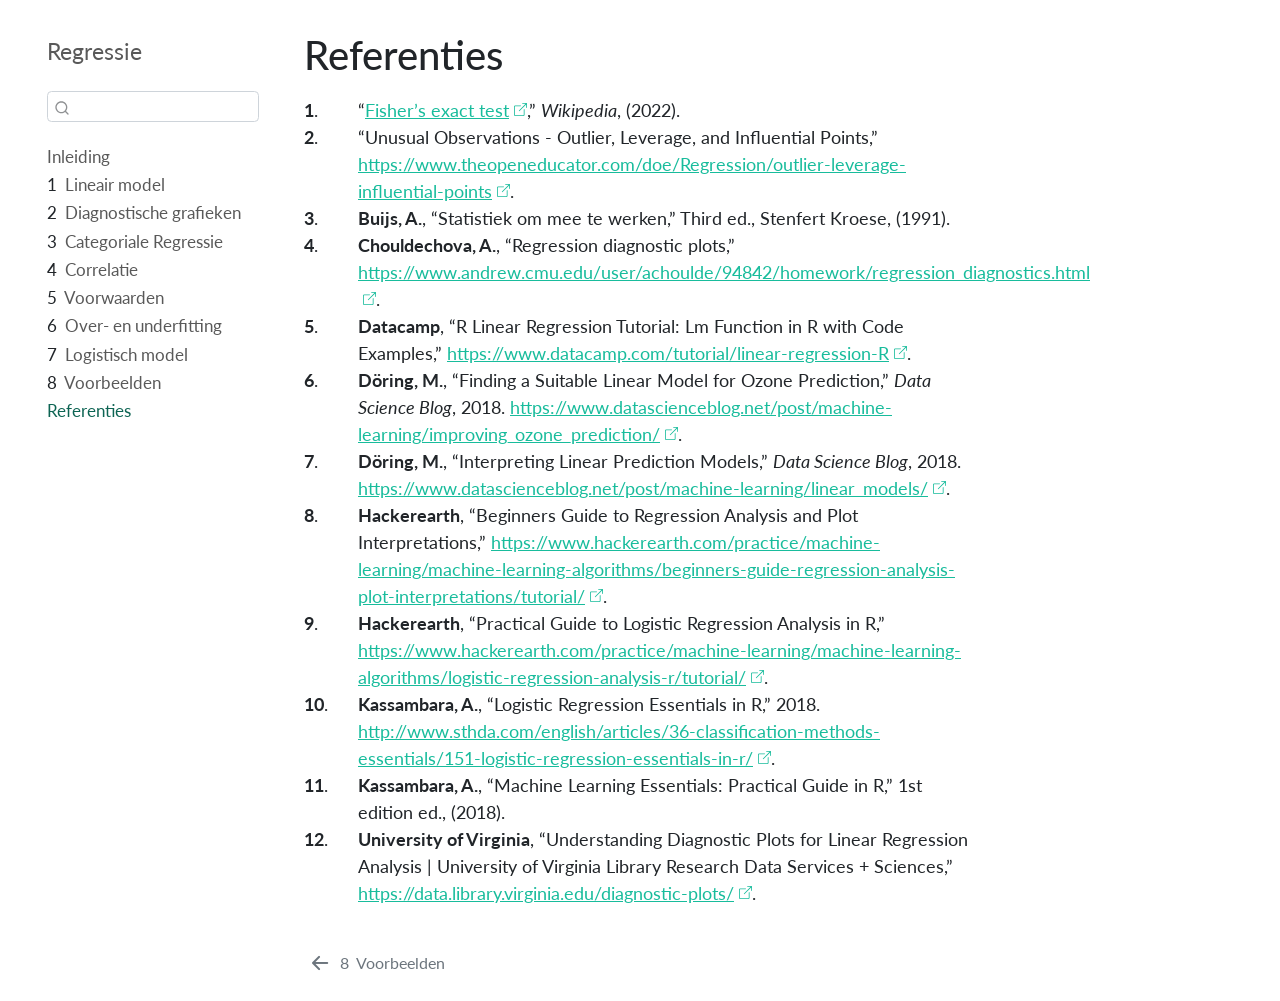
<file: referenties.html>
<!DOCTYPE html>
<html xmlns="http://www.w3.org/1999/xhtml" lang="nl" xml:lang="nl"><head>

<meta charset="utf-8">
<meta name="generator" content="quarto-1.2.280">

<meta name="viewport" content="width=device-width, initial-scale=1.0, user-scalable=yes">

<meta name="description" content="Regressie-analyse met R.">

<title>Regressie - Referenties</title>
<style>
code{white-space: pre-wrap;}
span.smallcaps{font-variant: small-caps;}
div.columns{display: flex; gap: min(4vw, 1.5em);}
div.column{flex: auto; overflow-x: auto;}
div.hanging-indent{margin-left: 1.5em; text-indent: -1.5em;}
ul.task-list{list-style: none;}
ul.task-list li input[type="checkbox"] {
  width: 0.8em;
  margin: 0 0.8em 0.2em -1.6em;
  vertical-align: middle;
}
div.csl-bib-body { }
div.csl-entry {
  clear: both;
}
.hanging div.csl-entry {
  margin-left:2em;
  text-indent:-2em;
}
div.csl-left-margin {
  min-width:2em;
  float:left;
}
div.csl-right-inline {
  margin-left:2em;
  padding-left:1em;
}
div.csl-indent {
  margin-left: 2em;
}
</style>


<script src="site_libs/quarto-nav/quarto-nav.js"></script>
<script src="site_libs/quarto-nav/headroom.min.js"></script>
<script src="site_libs/clipboard/clipboard.min.js"></script>
<script src="site_libs/quarto-search/autocomplete.umd.js"></script>
<script src="site_libs/quarto-search/fuse.min.js"></script>
<script src="site_libs/quarto-search/quarto-search.js"></script>
<meta name="quarto:offset" content="./">
<link href="./voorbeelden.html" rel="prev">
<script src="site_libs/quarto-html/quarto.js"></script>
<script src="site_libs/quarto-html/popper.min.js"></script>
<script src="site_libs/quarto-html/tippy.umd.min.js"></script>
<script src="site_libs/quarto-html/anchor.min.js"></script>
<link href="site_libs/quarto-html/tippy.css" rel="stylesheet">
<link href="site_libs/quarto-html/quarto-syntax-highlighting.css" rel="stylesheet" id="quarto-text-highlighting-styles">
<script src="site_libs/bootstrap/bootstrap.min.js"></script>
<link href="site_libs/bootstrap/bootstrap-icons.css" rel="stylesheet">
<link href="site_libs/bootstrap/bootstrap.min.css" rel="stylesheet" id="quarto-bootstrap" data-mode="light">
<script id="quarto-search-options" type="application/json">{
  "location": "sidebar",
  "copy-button": false,
  "collapse-after": 3,
  "panel-placement": "start",
  "type": "textbox",
  "limit": 20,
  "language": {
    "search-no-results-text": "Geen resultaten",
    "search-matching-documents-text": "Gevonden documenten",
    "search-copy-link-title": "Kopieer link om te zoeken",
    "search-hide-matches-text": "Extra overeenkomsten verbergen",
    "search-more-match-text": "meer overeenkomst in dit document",
    "search-more-matches-text": "meer overeenkomsten in dit document",
    "search-clear-button-title": "Wissen",
    "search-detached-cancel-button-title": "Annuleren",
    "search-submit-button-title": "Verzenden"
  }
}</script>


</head>

<body class="nav-sidebar floating">

<div id="quarto-search-results"></div>
  <header id="quarto-header" class="headroom fixed-top">
  <nav class="quarto-secondary-nav" data-bs-toggle="collapse" data-bs-target="#quarto-sidebar" aria-controls="quarto-sidebar" aria-expanded="false" aria-label="Toggle sidebar navigation" onclick="if (window.quartoToggleHeadroom) { window.quartoToggleHeadroom(); }">
    <div class="container-fluid d-flex justify-content-between">
      <h1 class="quarto-secondary-nav-title">Referenties</h1>
      <button type="button" class="quarto-btn-toggle btn" aria-label="Show secondary navigation">
        <i class="bi bi-chevron-right"></i>
      </button>
    </div>
  </nav>
</header>
<!-- content -->
<div id="quarto-content" class="quarto-container page-columns page-rows-contents page-layout-article">
<!-- sidebar -->
  <nav id="quarto-sidebar" class="sidebar collapse sidebar-navigation floating overflow-auto">
    <div class="pt-lg-2 mt-2 text-left sidebar-header">
    <div class="sidebar-title mb-0 py-0">
      <a href="./">Regressie</a> 
    </div>
      </div>
      <div class="mt-2 flex-shrink-0 align-items-center">
        <div class="sidebar-search">
        <div id="quarto-search" class="" title="Search"></div>
        </div>
      </div>
    <div class="sidebar-menu-container"> 
    <ul class="list-unstyled mt-1">
        <li class="sidebar-item">
  <div class="sidebar-item-container"> 
  <a href="./index.html" class="sidebar-item-text sidebar-link">Inleiding</a>
  </div>
</li>
        <li class="sidebar-item">
  <div class="sidebar-item-container"> 
  <a href="./linmodel.html" class="sidebar-item-text sidebar-link"><span class="chapter-number">1</span>&nbsp; <span class="chapter-title">Lineair model</span></a>
  </div>
</li>
        <li class="sidebar-item">
  <div class="sidebar-item-container"> 
  <a href="./diagnoses.html" class="sidebar-item-text sidebar-link"><span class="chapter-number">2</span>&nbsp; <span class="chapter-title">Diagnostische grafieken</span></a>
  </div>
</li>
        <li class="sidebar-item">
  <div class="sidebar-item-container"> 
  <a href="./catregressie.html" class="sidebar-item-text sidebar-link"><span class="chapter-number">3</span>&nbsp; <span class="chapter-title">Categoriale Regressie</span></a>
  </div>
</li>
        <li class="sidebar-item">
  <div class="sidebar-item-container"> 
  <a href="./correlatie.html" class="sidebar-item-text sidebar-link"><span class="chapter-number">4</span>&nbsp; <span class="chapter-title">Correlatie</span></a>
  </div>
</li>
        <li class="sidebar-item">
  <div class="sidebar-item-container"> 
  <a href="./voorwaarden.html" class="sidebar-item-text sidebar-link"><span class="chapter-number">5</span>&nbsp; <span class="chapter-title">Voorwaarden</span></a>
  </div>
</li>
        <li class="sidebar-item">
  <div class="sidebar-item-container"> 
  <a href="./overfitting.html" class="sidebar-item-text sidebar-link"><span class="chapter-number">6</span>&nbsp; <span class="chapter-title">Over- en underfitting</span></a>
  </div>
</li>
        <li class="sidebar-item">
  <div class="sidebar-item-container"> 
  <a href="./logitmodel.html" class="sidebar-item-text sidebar-link"><span class="chapter-number">7</span>&nbsp; <span class="chapter-title">Logistisch model</span></a>
  </div>
</li>
        <li class="sidebar-item">
  <div class="sidebar-item-container"> 
  <a href="./voorbeelden.html" class="sidebar-item-text sidebar-link"><span class="chapter-number">8</span>&nbsp; <span class="chapter-title">Voorbeelden</span></a>
  </div>
</li>
        <li class="sidebar-item">
  <div class="sidebar-item-container"> 
  <a href="./referenties.html" class="sidebar-item-text sidebar-link active">Referenties</a>
  </div>
</li>
    </ul>
    </div>
</nav>
<!-- margin-sidebar -->
    <div id="quarto-margin-sidebar" class="sidebar margin-sidebar">
        
    </div>
<!-- main -->
<main class="content" id="quarto-document-content">

<header id="title-block-header" class="quarto-title-block default">
<div class="quarto-title">
<h1 class="title d-none d-lg-block">Referenties</h1>
</div>



<div class="quarto-title-meta">

    
  
    
  </div>
  

</header>

<div id="refs" class="references csl-bib-body" role="doc-bibliography">
<div id="ref-FisherExactTest2022" class="csl-entry" role="doc-biblioentry">
<div class="csl-left-margin"><strong>1</strong>. </div><div class="csl-right-inline"><span>“<a href="https://en.wikipedia.org/w/index.php?title=Fisher%27s_exact_test&amp;oldid=1117572309">Fisher’s
exact test</a>,”</span> <em>Wikipedia</em>, (2022).</div>
</div>
<div id="ref-UnusualObservationsOutlier" class="csl-entry" role="doc-biblioentry">
<div class="csl-left-margin"><strong>2</strong>. </div><div class="csl-right-inline"><span>“<span>Unusual Observations - Outlier,
Leverage, and Influential Points</span>,”</span> <a href="https://www.theopeneducator.com/doe/Regression/outlier-leverage-influential-points">https://www.theopeneducator.com/doe/Regression/outlier-leverage-influential-points</a>.</div>
</div>
<div id="ref-buijsStatistiekOmMee1991" class="csl-entry" role="doc-biblioentry">
<div class="csl-left-margin"><strong>3</strong>. </div><div class="csl-right-inline"><strong>Buijs, A.</strong>,
<span>“<span>Statistiek om mee te werken</span>,”</span> Third ed.,
<span>Stenfert Kroese</span>, (1991).</div>
</div>
<div id="ref-chouldechovaRegressionDiagnosticPlots" class="csl-entry" role="doc-biblioentry">
<div class="csl-left-margin"><strong>4</strong>. </div><div class="csl-right-inline"><strong>Chouldechova, A.</strong>,
<span>“Regression diagnostic plots,”</span> <a href="https://www.andrew.cmu.edu/user/achoulde/94842/homework/regression_diagnostics.html">https://www.andrew.cmu.edu/user/achoulde/94842/homework/regression_diagnostics.html</a>.</div>
</div>
<div id="ref-datacampLinearRegressionTutorial" class="csl-entry" role="doc-biblioentry">
<div class="csl-left-margin"><strong>5</strong>. </div><div class="csl-right-inline"><strong>Datacamp</strong>, <span>“R
<span>Linear Regression Tutorial</span>: Lm <span>Function</span> in
<span>R</span> with <span>Code Examples</span>,”</span> <a href="https://www.datacamp.com/tutorial/linear-regression-R">https://www.datacamp.com/tutorial/linear-regression-R</a>.</div>
</div>
<div id="ref-doringFindingSuitableLinear2018" class="csl-entry" role="doc-biblioentry">
<div class="csl-left-margin"><strong>6</strong>. </div><div class="csl-right-inline"><strong>Döring, M.</strong>, <span>“Finding a
<span>Suitable Linear Model</span> for <span>Ozone
Prediction</span>,”</span> <em>Data Science Blog</em>, 2018. <a href="https://www.datascienceblog.net/post/machine-learning/improving_ozone_prediction/">https://www.datascienceblog.net/post/machine-learning/improving_ozone_prediction/</a>.</div>
</div>
<div id="ref-doringInterpretingLinearPrediction2018" class="csl-entry" role="doc-biblioentry">
<div class="csl-left-margin"><strong>7</strong>. </div><div class="csl-right-inline"><strong>Döring, M.</strong>,
<span>“Interpreting <span>Linear Prediction Models</span>,”</span>
<em>Data Science Blog</em>, 2018. <a href="https://www.datascienceblog.net/post/machine-learning/linear_models/">https://www.datascienceblog.net/post/machine-learning/linear_models/</a>.</div>
</div>
<div id="ref-hackerearthBeginnersGuideRegression" class="csl-entry" role="doc-biblioentry">
<div class="csl-left-margin"><strong>8</strong>. </div><div class="csl-right-inline"><strong>Hackerearth</strong>, <span>“Beginners
<span>Guide</span> to <span>Regression Analysis</span> and <span>Plot
Interpretations</span>,”</span> <a href="https://www.hackerearth.com/practice/machine-learning/machine-learning-algorithms/beginners-guide-regression-analysis-plot-interpretations/tutorial/">https://www.hackerearth.com/practice/machine-learning/machine-learning-algorithms/beginners-guide-regression-analysis-plot-interpretations/tutorial/</a>.</div>
</div>
<div id="ref-hackerearthPracticalGuideLogistic" class="csl-entry" role="doc-biblioentry">
<div class="csl-left-margin"><strong>9</strong>. </div><div class="csl-right-inline"><strong>Hackerearth</strong>, <span>“Practical
<span>Guide</span> to <span>Logistic Regression Analysis</span> in
<span>R</span>,”</span> <a href="https://www.hackerearth.com/practice/machine-learning/machine-learning-algorithms/logistic-regression-analysis-r/tutorial/">https://www.hackerearth.com/practice/machine-learning/machine-learning-algorithms/logistic-regression-analysis-r/tutorial/</a>.</div>
</div>
<div id="ref-kassambaraLogisticRegressionEssentials2018" class="csl-entry" role="doc-biblioentry">
<div class="csl-left-margin"><strong>10</strong>. </div><div class="csl-right-inline"><strong>Kassambara, A.</strong>,
<span>“Logistic <span>Regression Essentials</span> in
<span>R</span>,”</span> 2018. <a href="http://www.sthda.com/english/articles/36-classification-methods-essentials/151-logistic-regression-essentials-in-r/">http://www.sthda.com/english/articles/36-classification-methods-essentials/151-logistic-regression-essentials-in-r/</a>.</div>
</div>
<div id="ref-kassambaraMachineLearningEssentials2018" class="csl-entry" role="doc-biblioentry">
<div class="csl-left-margin"><strong>11</strong>. </div><div class="csl-right-inline"><strong>Kassambara, A.</strong>, <span>“Machine
<span>Learning Essentials</span>: <span>Practical Guide</span> in
<span>R</span>,”</span> 1st edition ed., (2018).</div>
</div>
<div id="ref-universityofvirginiaUnderstandingDiagnosticPlots" class="csl-entry" role="doc-biblioentry">
<div class="csl-left-margin"><strong>12</strong>. </div><div class="csl-right-inline"><strong>University of Virginia</strong>,
<span>“Understanding <span>Diagnostic Plots</span> for <span>Linear
Regression Analysis</span> | <span>University</span> of <span>Virginia
Library Research Data Services</span> + <span>Sciences</span>,”</span>
<a href="https://data.library.virginia.edu/diagnostic-plots/">https://data.library.virginia.edu/diagnostic-plots/</a>.</div>
</div>
</div>



</main> <!-- /main -->
<script id="quarto-html-after-body" type="application/javascript">
window.document.addEventListener("DOMContentLoaded", function (event) {
  const toggleBodyColorMode = (bsSheetEl) => {
    const mode = bsSheetEl.getAttribute("data-mode");
    const bodyEl = window.document.querySelector("body");
    if (mode === "dark") {
      bodyEl.classList.add("quarto-dark");
      bodyEl.classList.remove("quarto-light");
    } else {
      bodyEl.classList.add("quarto-light");
      bodyEl.classList.remove("quarto-dark");
    }
  }
  const toggleBodyColorPrimary = () => {
    const bsSheetEl = window.document.querySelector("link#quarto-bootstrap");
    if (bsSheetEl) {
      toggleBodyColorMode(bsSheetEl);
    }
  }
  toggleBodyColorPrimary();  
  const icon = "";
  const anchorJS = new window.AnchorJS();
  anchorJS.options = {
    placement: 'right',
    icon: icon
  };
  anchorJS.add('.anchored');
  const clipboard = new window.ClipboardJS('.code-copy-button', {
    target: function(trigger) {
      return trigger.previousElementSibling;
    }
  });
  clipboard.on('success', function(e) {
    // button target
    const button = e.trigger;
    // don't keep focus
    button.blur();
    // flash "checked"
    button.classList.add('code-copy-button-checked');
    var currentTitle = button.getAttribute("title");
    button.setAttribute("title", "Gekopieerd!");
    let tooltip;
    if (window.bootstrap) {
      button.setAttribute("data-bs-toggle", "tooltip");
      button.setAttribute("data-bs-placement", "left");
      button.setAttribute("data-bs-title", "Gekopieerd!");
      tooltip = new bootstrap.Tooltip(button, 
        { trigger: "manual", 
          customClass: "code-copy-button-tooltip",
          offset: [0, -8]});
      tooltip.show();    
    }
    setTimeout(function() {
      if (tooltip) {
        tooltip.hide();
        button.removeAttribute("data-bs-title");
        button.removeAttribute("data-bs-toggle");
        button.removeAttribute("data-bs-placement");
      }
      button.setAttribute("title", currentTitle);
      button.classList.remove('code-copy-button-checked');
    }, 1000);
    // clear code selection
    e.clearSelection();
  });
  function tippyHover(el, contentFn) {
    const config = {
      allowHTML: true,
      content: contentFn,
      maxWidth: 500,
      delay: 100,
      arrow: false,
      appendTo: function(el) {
          return el.parentElement;
      },
      interactive: true,
      interactiveBorder: 10,
      theme: 'quarto',
      placement: 'bottom-start'
    };
    window.tippy(el, config); 
  }
  const noterefs = window.document.querySelectorAll('a[role="doc-noteref"]');
  for (var i=0; i<noterefs.length; i++) {
    const ref = noterefs[i];
    tippyHover(ref, function() {
      // use id or data attribute instead here
      let href = ref.getAttribute('data-footnote-href') || ref.getAttribute('href');
      try { href = new URL(href).hash; } catch {}
      const id = href.replace(/^#\/?/, "");
      const note = window.document.getElementById(id);
      return note.innerHTML;
    });
  }
  const findCites = (el) => {
    const parentEl = el.parentElement;
    if (parentEl) {
      const cites = parentEl.dataset.cites;
      if (cites) {
        return {
          el,
          cites: cites.split(' ')
        };
      } else {
        return findCites(el.parentElement)
      }
    } else {
      return undefined;
    }
  };
  var bibliorefs = window.document.querySelectorAll('a[role="doc-biblioref"]');
  for (var i=0; i<bibliorefs.length; i++) {
    const ref = bibliorefs[i];
    const citeInfo = findCites(ref);
    if (citeInfo) {
      tippyHover(citeInfo.el, function() {
        var popup = window.document.createElement('div');
        citeInfo.cites.forEach(function(cite) {
          var citeDiv = window.document.createElement('div');
          citeDiv.classList.add('hanging-indent');
          citeDiv.classList.add('csl-entry');
          var biblioDiv = window.document.getElementById('ref-' + cite);
          if (biblioDiv) {
            citeDiv.innerHTML = biblioDiv.innerHTML;
          }
          popup.appendChild(citeDiv);
        });
        return popup.innerHTML;
      });
    }
  }
    var localhostRegex = new RegExp(/^(?:http|https):\/\/localhost\:?[0-9]*\//);
      var filterRegex = new RegExp('/' + window.location.host + '/');
    var isInternal = (href) => {
        return filterRegex.test(href) || localhostRegex.test(href);
    }
    // Inspect non-navigation links and adorn them if external
    var links = window.document.querySelectorAll('a:not(.nav-link):not(.navbar-brand):not(.toc-action):not(.sidebar-link):not(.sidebar-item-toggle):not(.pagination-link):not(.no-external):not([aria-hidden]):not(.dropdown-item)');
    for (var i=0; i<links.length; i++) {
      const link = links[i];
      if (!isInternal(link.href)) {
          // target, if specified
          link.setAttribute("target", "_blank");
          // default icon
          link.classList.add("external");
      }
    }
});
</script>
<nav class="page-navigation">
  <div class="nav-page nav-page-previous">
      <a href="./voorbeelden.html" class="pagination-link">
        <i class="bi bi-arrow-left-short"></i> <span class="nav-page-text"><span class="chapter-number">8</span>&nbsp; <span class="chapter-title">Voorbeelden</span></span>
      </a>          
  </div>
  <div class="nav-page nav-page-next">
  </div>
</nav>
</div> <!-- /content -->



</body></html>
</file>
<file: site_libs/quarto-html/tippy.css>
.tippy-box[data-animation=fade][data-state=hidden]{opacity:0}[data-tippy-root]{max-width:calc(100vw - 10px)}.tippy-box{position:relative;background-color:#333;color:#fff;border-radius:4px;font-size:14px;line-height:1.4;white-space:normal;outline:0;transition-property:transform,visibility,opacity}.tippy-box[data-placement^=top]>.tippy-arrow{bottom:0}.tippy-box[data-placement^=top]>.tippy-arrow:before{bottom:-7px;left:0;border-width:8px 8px 0;border-top-color:initial;transform-origin:center top}.tippy-box[data-placement^=bottom]>.tippy-arrow{top:0}.tippy-box[data-placement^=bottom]>.tippy-arrow:before{top:-7px;left:0;border-width:0 8px 8px;border-bottom-color:initial;transform-origin:center bottom}.tippy-box[data-placement^=left]>.tippy-arrow{right:0}.tippy-box[data-placement^=left]>.tippy-arrow:before{border-width:8px 0 8px 8px;border-left-color:initial;right:-7px;transform-origin:center left}.tippy-box[data-placement^=right]>.tippy-arrow{left:0}.tippy-box[data-placement^=right]>.tippy-arrow:before{left:-7px;border-width:8px 8px 8px 0;border-right-color:initial;transform-origin:center right}.tippy-box[data-inertia][data-state=visible]{transition-timing-function:cubic-bezier(.54,1.5,.38,1.11)}.tippy-arrow{width:16px;height:16px;color:#333}.tippy-arrow:before{content:"";position:absolute;border-color:transparent;border-style:solid}.tippy-content{position:relative;padding:5px 9px;z-index:1}
</file>
<file: site_libs/quarto-html/quarto-syntax-highlighting.css>
/* quarto syntax highlight colors */
:root {
  --quarto-hl-ot-color: #003B4F;
  --quarto-hl-at-color: #657422;
  --quarto-hl-ss-color: #20794D;
  --quarto-hl-an-color: #5E5E5E;
  --quarto-hl-fu-color: #4758AB;
  --quarto-hl-st-color: #20794D;
  --quarto-hl-cf-color: #003B4F;
  --quarto-hl-op-color: #5E5E5E;
  --quarto-hl-er-color: #AD0000;
  --quarto-hl-bn-color: #AD0000;
  --quarto-hl-al-color: #AD0000;
  --quarto-hl-va-color: #111111;
  --quarto-hl-bu-color: inherit;
  --quarto-hl-ex-color: inherit;
  --quarto-hl-pp-color: #AD0000;
  --quarto-hl-in-color: #5E5E5E;
  --quarto-hl-vs-color: #20794D;
  --quarto-hl-wa-color: #5E5E5E;
  --quarto-hl-do-color: #5E5E5E;
  --quarto-hl-im-color: #00769E;
  --quarto-hl-ch-color: #20794D;
  --quarto-hl-dt-color: #AD0000;
  --quarto-hl-fl-color: #AD0000;
  --quarto-hl-co-color: #5E5E5E;
  --quarto-hl-cv-color: #5E5E5E;
  --quarto-hl-cn-color: #8f5902;
  --quarto-hl-sc-color: #5E5E5E;
  --quarto-hl-dv-color: #AD0000;
  --quarto-hl-kw-color: #003B4F;
}

/* other quarto variables */
:root {
  --quarto-font-monospace: SFMono-Regular, Menlo, Monaco, Consolas, "Liberation Mono", "Courier New", monospace;
}

pre > code.sourceCode > span {
  color: #003B4F;
}

code span {
  color: #003B4F;
}

code.sourceCode > span {
  color: #003B4F;
}

div.sourceCode,
div.sourceCode pre.sourceCode {
  color: #003B4F;
}

code span.ot {
  color: #003B4F;
}

code span.at {
  color: #657422;
}

code span.ss {
  color: #20794D;
}

code span.an {
  color: #5E5E5E;
}

code span.fu {
  color: #4758AB;
}

code span.st {
  color: #20794D;
}

code span.cf {
  color: #003B4F;
}

code span.op {
  color: #5E5E5E;
}

code span.er {
  color: #AD0000;
}

code span.bn {
  color: #AD0000;
}

code span.al {
  color: #AD0000;
}

code span.va {
  color: #111111;
}

code span.pp {
  color: #AD0000;
}

code span.in {
  color: #5E5E5E;
}

code span.vs {
  color: #20794D;
}

code span.wa {
  color: #5E5E5E;
  font-style: italic;
}

code span.do {
  color: #5E5E5E;
  font-style: italic;
}

code span.im {
  color: #00769E;
}

code span.ch {
  color: #20794D;
}

code span.dt {
  color: #AD0000;
}

code span.fl {
  color: #AD0000;
}

code span.co {
  color: #5E5E5E;
}

code span.cv {
  color: #5E5E5E;
  font-style: italic;
}

code span.cn {
  color: #8f5902;
}

code span.sc {
  color: #5E5E5E;
}

code span.dv {
  color: #AD0000;
}

code span.kw {
  color: #003B4F;
}

.prevent-inlining {
  content: "</";
}

/*# sourceMappingURL=debc5d5d77c3f9108843748ff7464032.css.map */
</file>
